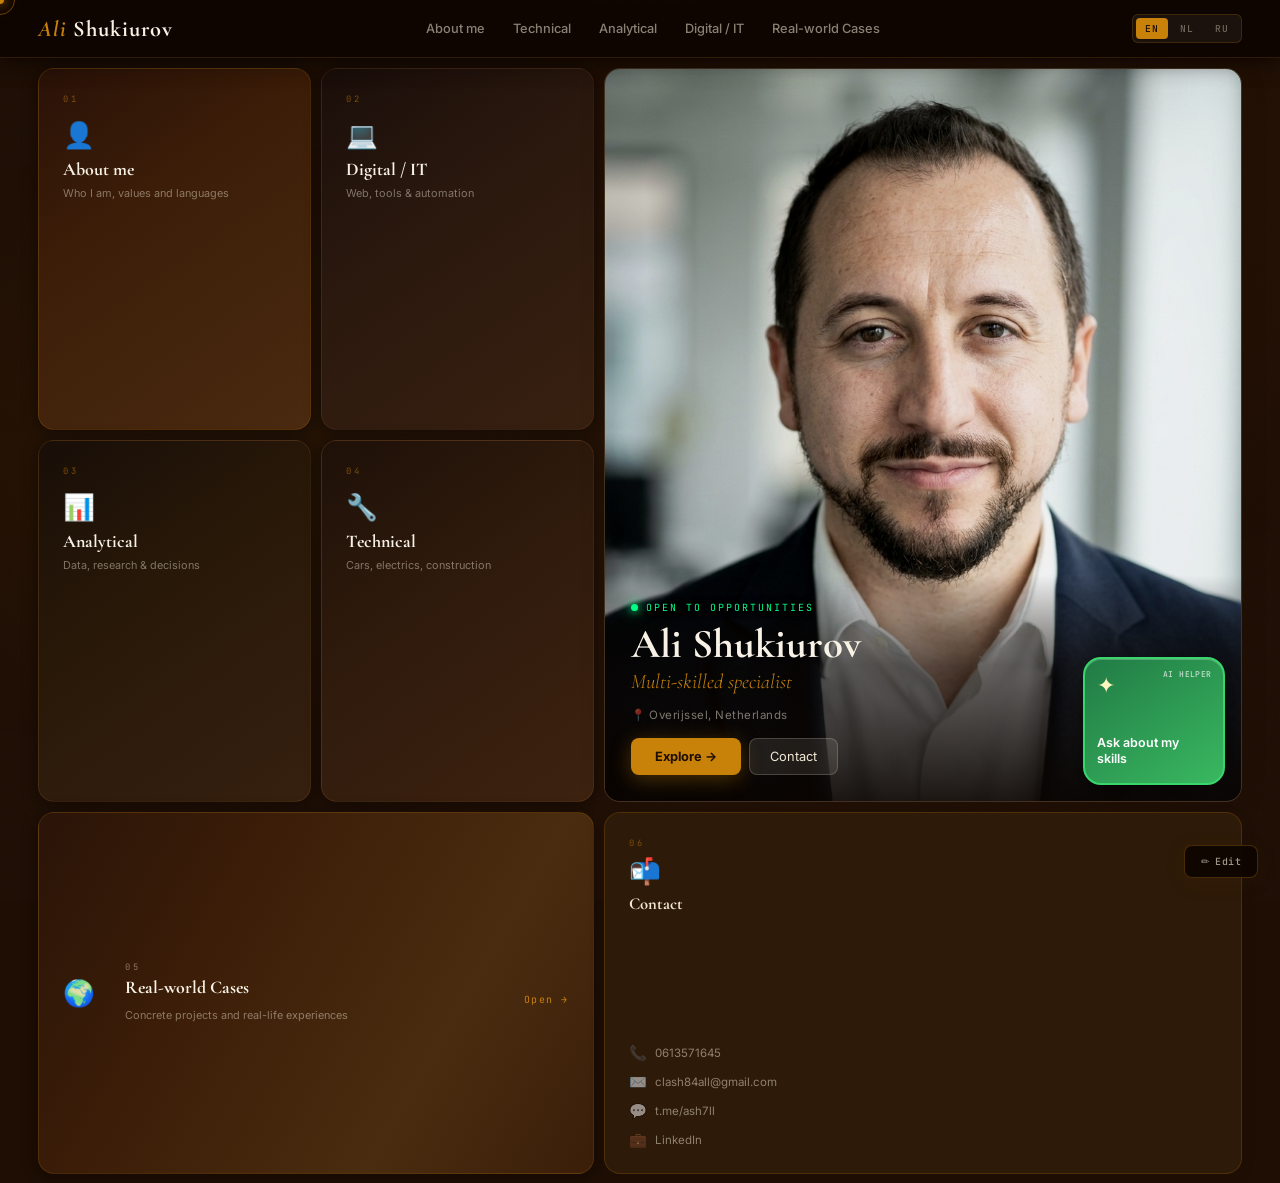
<file: index.html>
<!DOCTYPE html>
<html lang="en">
<head>
<meta charset="UTF-8">
<meta name="viewport" content="width=device-width, initial-scale=1.0">
<title>Ali Shukiurov</title>
<link rel="preconnect" href="https://fonts.googleapis.com">
<link href="https://fonts.googleapis.com/css2?family=Cormorant+Garamond:ital,wght@0,300;0,600;0,700;1,300;1,700&family=Inter:wght@300;400;500;600&family=JetBrains+Mono:wght@400;500&display=swap" rel="stylesheet">

<!-- ── STYLES (order matters) ── -->
<link rel="stylesheet" href="css/main.css">
<link rel="stylesheet" href="css/nav.css">
<link rel="stylesheet" href="css/bento.css">
<link rel="stylesheet" href="css/pages.css">
<link rel="stylesheet" href="css/responsive.css">
<link rel="stylesheet" href="css/chat.css">
</head>
<body>

<!-- Cursor elements -->
<div id="cur"></div>
<div id="cur2"></div>

<!--
  ╔══════════════════════════════════════════════════╗
  ║  PAGE STRUCTURE                                  ║
  ║                                                  ║
  ║  pages/nav.html        — top navigation bar      ║
  ║  pages/home.html       — bento dashboard         ║
  ║  pages/about.html      — about me section        ║
  ║  pages/technical.html  — technical skills        ║
  ║  pages/cars.html       — car repair subsection   ║
  ║  pages/analytical.html — analytical skills       ║
  ║  pages/digital.html    — digital / IT skills     ║
  ║  pages/cases.html      — real-world cases        ║
  ║  pages/detail.html     — detail view + edit fab  ║
  ║                                                  ║
  ║  NOTE: In a local file:// environment the        ║
  ║  browser cannot load external HTML partials.     ║
  ║  All page HTML is included inline below.         ║
  ║  Edit the content in pages/*.html files and      ║
  ║  copy the updated section back here.             ║
  ╚══════════════════════════════════════════════════╝
-->

<!-- ════════════════════════════════════
     NAV  (edit in pages/nav.html)
════════════════════════════════════ -->
<nav>
  <div class="nav-in">
    <div class="logo"><em>Ali</em> Shukiurov</div>
    <div class="nav-links">
      <button class="nl" onclick="go('about')"      data-t="b1">About me</button>
      <button class="nl" onclick="go('technical')"  data-t="b2">Technical</button>
      <button class="nl" onclick="go('analytical')" data-t="b3">Analytical</button>
      <button class="nl" onclick="go('digital')"    data-t="b4">Digital / IT</button>
      <button class="nl" onclick="go('cases')"      data-t="b5">Cases</button>
    </div>
    <div class="nav-r">
      <div class="lbox">
        <button class="lb on" onclick="setLang('en')">EN</button>
        <button class="lb"    onclick="setLang('nl')">NL</button>
        <button class="lb"    onclick="setLang('ru')">RU</button>
      </div>
      <button class="burger" id="burgerBtn" onclick="toggleDrawer()">☰</button>
    </div>
  </div>
</nav>

<div class="drawer" id="drawer">
  <button class="nl" onclick="go('about')"      data-t="b1">About me</button>
  <button class="nl" onclick="go('technical')"  data-t="b2">Technical</button>
  <button class="nl" onclick="go('analytical')" data-t="b3">Analytical</button>
  <button class="nl" onclick="go('digital')"    data-t="b4">Digital / IT</button>
  <button class="nl" onclick="go('cases')"      data-t="b5">Cases</button>
</div>

<!-- ════════════════════════════════════
     HOME  (edit in pages/home.html)
════════════════════════════════════ -->
<div id="view-home" class="view active">
<div class="bento">

  <div class="cell c-about" onclick="go('about')">
    <div class="sc-pad">
      <div class="sc-n">01</div>
      <div class="sc-ico">👤</div>
      <div class="sc-ttl" data-t="b1">About me</div>
      <div class="sc-dsc" data-t="b1d">Who I am, values and languages</div>
      <div class="sc-cta" data-t="openArr">Open →</div>
    </div>
  </div>

  <div class="cell c-dig" onclick="go('digital')">
    <div class="sc-pad">
      <div class="sc-n">02</div>
      <div class="sc-ico">💻</div>
      <div class="sc-ttl" data-t="b4">Digital / IT</div>
      <div class="sc-dsc" data-t="b4d">Web, tools & automation</div>
      <div class="sc-cta" data-t="openArr">Open →</div>
    </div>
  </div>

  <div class="cell c-anal" onclick="go('analytical')">
    <div class="sc-pad">
      <div class="sc-n">03</div>
      <div class="sc-ico">📊</div>
      <div class="sc-ttl" data-t="b3">Analytical</div>
      <div class="sc-dsc" data-t="b3d">Data, research & decisions</div>
      <div class="sc-cta" data-t="openArr">Open →</div>
    </div>
  </div>

  <div class="cell c-tech" onclick="go('technical')">
    <div class="sc-pad">
      <div class="sc-n">04</div>
      <div class="sc-ico">🔧</div>
      <div class="sc-ttl" data-t="b2">Technical</div>
      <div class="sc-dsc" data-t="b2d">Cars, electrics, construction</div>
      <div class="sc-cta" data-t="openArr">Open →</div>
    </div>
  </div>

  <div class="cell c-cases" onclick="go('cases')">
    <div class="sc-pad">
      <div class="sc-ico" style="flex-shrink:0">🌍</div>
      <div class="sc-info">
        <div class="sc-n">05</div>
        <div class="sc-ttl" data-t="b5">Real-world Cases</div>
        <div class="sc-dsc" data-t="b5d">Concrete projects and real-life experiences</div>
      </div>
      <div class="sc-cta" data-t="openArr" style="opacity:1;transform:none;flex-shrink:0">Open →</div>
    </div>
  </div>

  <!-- PHOTO — replace src with your photo path e.g. src="images/ali.jpg" -->
  <div class="cell c-photo">
    <img
      src="images/Ali.jpg"
      alt="Ali Shukiurov"
    >
    <div class="photo-overlay fu">
      <div class="po-tag"><span class="po-dot"></span><span data-t="status">Open to opportunities</span></div>
      <div class="po-name">Ali Shukiurov</div>
      <div class="po-sub" data-t="tagline">Multi-skilled specialist</div>
      <div class="po-loc">📍 Overijssel, Netherlands</div>
      <div class="po-btns">
        <button class="btn-a" onclick="go('about')" data-t="heroBtn1">Explore →</button>
        <button class="btn-b" onclick="scrollCont()" data-t="heroBtn2">Contact</button>
      </div>
    </div>
  </div>

  <div class="cell c-cont" id="contCell">
    <div class="cont-inner">
      <div>
        <div class="sc-n" style="color:rgba(200,130,10,.5)">06</div>
        <div class="sc-ico" style="margin-top:6px">📬</div>
        <div class="sc-ttl" style="color:var(--b1);font-family:'Cormorant Garamond',serif;font-size:clamp(.95rem,1.3vw,1.35rem);font-weight:700;margin-bottom:4px" data-t="b6">Contact</div>
      </div>
      <div class="clinks">
        <a class="cl" href="tel:0613571645"><span class="cl-ic">📞</span><span>0613571645</span></a>
        <a class="cl" href="mailto:clash84all@gmail.com"><span class="cl-ic">✉️</span><span>clash84all@gmail.com</span></a>
        <a class="cl" href="https://t.me/ash7ll" target="_blank" rel="noopener"><span class="cl-ic">💬</span><span>t.me/ash7ll</span></a>
        <a class="cl" href="https://www.linkedin.com/in/725198263/" target="_blank" rel="noopener"><span class="cl-ic">💼</span><span>LinkedIn</span></a>
      </div>
    </div>
  </div>

</div><!-- /bento -->
</div><!-- /view-home -->

<!-- ════════════════════════════════════
     ABOUT  (edit in pages/about.html)
════════════════════════════════════ -->
<div id="view-about" class="view">
  <div class="sv-hd"><div class="w"><button class="back" onclick="goHome()">← <span data-t="back">Back</span></button><div><div class="sv-eye">01</div><div class="sv-ttl" data-t="b1">About me</div></div></div></div>
  <div class="sv-body"><div class="w">
    <div class="about-grid">
      <div class="info-card fu" style="grid-column:1/-1;transition-delay:.05s">
        <div class="ic-head"><div class="ic-ico">👤</div><div><div class="ic-title" data-t="ic_about_title">About me</div><div class="ic-sub">Ali Shukiurov · Goor, Netherlands</div></div></div>
        <div class="ic-body">
          <p data-t="ab_p1">My name is Ali Shukiurov. I live in Bentelo, Netherlands.</p>
          <p data-t="ab_p2">I have an analytical mindset and broad practical experience in technical, administrative, and digital tasks. I quickly understand new systems, find solutions in non-standard situations, and independently learn new tools and technologies..</p>
          <p data-t="ab_p3">My experience includes::</p>
          <ul class="ic-list">
            <li data-t="ab_li1">working with administrative processes and digital systems</li>
            <li data-t="ab_li2">analysing information and finding optimal solutions</li>
            <li data-t="ab_li3">working with IT tools and web technologies</li>
            <li data-t="ab_li4">automation and exploring modern AI tools</li>
            <li data-t="ab_li5">technical tasks, maintenance, and practical problem-solving</li>
          </ul>
          <p data-t="ab_p4">Currently, I am developing my skills in IT, data analytics, and process digitalisation. I am interested in tasks where responsibility, independence, the ability to learn quickly, and effective problem-solving are valued.</p>
        </div>
      </div>
      <div class="info-card fu" style="transition-delay:.1s">
        <div class="ic-head"><div class="ic-ico">🌱</div><div><div class="ic-title" data-t="ic_journey_title">My journey</div><div class="ic-sub" data-t="ic_journey_sub">Background</div></div></div>
        <div class="ic-body">
          <p data-t="jn_p1">My journey has been defined by continuous learning, self-development and finding solutions across many different fields.</p>
          <p data-t="jn_p2">After moving to the Netherlands I continue to develop myself, study Dutch, learn local systems and gradually build a career in the office, analytical and IT field.</p>
          <p data-t="jn_p3">I am used to independently figuring out new tasks, adapting quickly and delivering results.</p>
        </div>
      </div>
      <div class="info-card fu" style="transition-delay:.12s">
        <div class="ic-head"><div class="ic-ico">⚡</div><div><div class="ic-title" data-t="ic_strengths_title">Strengths</div><div class="ic-sub" data-t="ic_strengths_sub">Key strengths</div></div></div>
        <div class="ic-body">
          <div style="display:flex;flex-direction:column;gap:8px">
            <div class="ic-strength-row"><span class="ic-str-ico">🧠</span><span class="ic-str-txt" data-t="str1">Analytical thinking</span></div>
            <div class="ic-strength-row"><span class="ic-str-ico">🎯</span><span class="ic-str-txt" data-t="str2">High level of independence</span></div>
            <div class="ic-strength-row"><span class="ic-str-ico">⚡</span><span class="ic-str-txt" data-t="str3">Ability to learn quickly</span></div>
            <div class="ic-strength-row"><span class="ic-str-ico">🔍</span><span class="ic-str-txt" data-t="str4">Attention to detail</span></div>
            <div class="ic-strength-row"><span class="ic-str-ico">💡</span><span class="ic-str-txt" data-t="str5">Finding effective solutions</span></div>
            <div class="ic-strength-row"><span class="ic-str-ico">⚙️</span><span class="ic-str-txt" data-t="str6">Technical understanding of processes</span></div>
          </div>
        </div>
      </div>
      <div class="info-card fu" style="transition-delay:.14s">
        <div class="ic-head"><div class="ic-ico">🎯</div><div><div class="ic-title" data-t="ic_values_title">Values</div><div class="ic-sub" data-t="ic_values_sub">What I stand for</div></div></div>
        <div class="ic-body">
          <ul class="ic-list">
            <li data-t="val1">Responsibility and reliability</li>
            <li data-t="val2">Continuous development and learning</li>
            <li data-t="val3">Honesty and respect</li>
            <li data-t="val4">Attention to detail</li>
            <li data-t="val5">Practical approach to problem-solving</li>
            <li data-t="val6">Independence</li>
            <li data-t="val7">Calmness and rationality in difficult situations</li>
          </ul>
        </div>
      </div>
      <div class="info-card fu" style="transition-delay:.16s">
        <div class="ic-head"><div class="ic-ico">💡</div><div><div class="ic-title" data-t="ic_interests_title">Interests</div><div class="ic-sub" data-t="ic_interests_sub">What I enjoy</div></div></div>
        <div class="ic-body">
          <div class="ic-tags">
            <span class="ic-tag" data-t="int1">💻 Technology & IT</span>
            <span class="ic-tag" data-t="int2">🌐 Web development</span>
            <span class="ic-tag" data-t="int3">📊 Analytics</span>
            <span class="ic-tag" data-t="int4">🗣️ Language learning</span>
            <span class="ic-tag" data-t="int5">⚙️ Engineering tasks</span>
            <span class="ic-tag" data-t="int6">🚗 Cars & repair</span>
            <span class="ic-tag" data-t="int7">📈 Self-development</span>
          </div>
        </div>
      </div>
      <div class="info-card fu" style="transition-delay:.18s">
        <div class="ic-head"><div class="ic-ico">🗣️</div><div><div class="ic-title" data-t="ic_languages_title">Languages</div><div class="ic-sub" data-t="ic_languages_sub">Languages I speak</div></div></div>
        <div class="ic-body">
          <div class="ic-lang-row"><span class="ic-flag">🇷🇺</span><span class="ic-lang-name" data-t="lname1">Russian</span><span class="ic-lang-level" data-t="lng1">Native</span></div>
          <div class="ic-lang-row"><span class="ic-flag">🇺🇦</span><span class="ic-lang-name" data-t="lname2">Ukrainian</span><span class="ic-lang-level" data-t="lng2">Fluent</span></div>
          <div class="ic-lang-row"><span class="ic-flag">🇳🇱</span><span class="ic-lang-name" data-t="lname3">Dutch</span><span class="ic-lang-level" data-t="lng3">A2, actively learning</span></div>
          <div class="ic-lang-row"><span class="ic-flag">ᴇɴ</span><span class="ic-lang-name" data-t="lname4">English</span><span class="ic-lang-level" data-t="lng4">Basic working level</span></div>
        </div>
      </div>
    </div>
  </div></div>
  <div class="pg-foot"><div class="w"><div class="pf-lbl" data-t="contactLbl">Contact</div><div class="pf-links"><a class="pf-a" href="tel:0613571645">📞 0613571645</a><a class="pf-a" href="mailto:clash84all@gmail.com">✉️ clash84all@gmail.com</a></div></div></div>
</div>

<!-- ════════════════════════════════════
     TECHNICAL  (edit in pages/technical.html)
════════════════════════════════════ -->
<div id="view-technical" class="view">
  <div class="sv-hd"><div class="w"><button class="back" onclick="goHome()">← <span data-t="back">Back</span></button><div><div class="sv-eye">02</div><div class="sv-ttl" data-t="b2">Technical & Hands-on</div></div></div></div>
  <div class="sv-body"><div class="w"><div class="sub-grid">
    <div class="subcard fu" onclick="go('cars')"><span class="si">🚗</span><h4 data-t="sc_cars">Car repair</h4><p data-t="sc_cars_d">Diagnostics, replacement, servicing</p><span class="so">Open →</span></div>
    <div class="subcard fu" onclick="det('electric')"     style="transition-delay:.05s"><span class="si">⚡</span><h4 data-t="sc_elec">Electrical</h4><p data-t="sc_elec_d">Installation, diagnostics, repair</p><span class="so">Open →</span></div>
    <div class="subcard fu" onclick="det('construction')" style="transition-delay:.1s"><span class="si">🏗️</span><h4 data-t="sc_const">Construction</h4><p data-t="sc_const_d">Finishing, building, renovation</p><span class="so">Open →</span></div>
    <div class="subcard fu" onclick="det('other_tech')"   style="transition-delay:.15s"><span class="si">🛠️</span><h4 data-t="sc_oth">Other skills</h4><p data-t="sc_oth_d">Further technical competencies</p><span class="so">Open →</span></div>
  </div></div></div>
  <div class="pg-foot"><div class="w"><div class="pf-lbl" data-t="contactLbl">Contact</div><div class="pf-links"><a class="pf-a" href="tel:0613571645">📞 0613571645</a></div></div></div>
</div>

<!-- ════════════════════════════════════
     CARS  (edit in pages/cars.html)
════════════════════════════════════ -->
<div id="view-cars" class="view">
  <div class="sv-hd"><div class="w"><button class="back" onclick="go('technical')">← <span data-t="back">Back</span></button><div><div class="sv-eye">02 › 🚗</div><div class="sv-ttl" data-t="sc_cars">Car repair</div></div></div></div>
  <div class="sv-body"><div class="w"><div class="sub-grid" id="carsGrid"></div></div></div>
  <div class="pg-foot"><div class="w"><div class="pf-lbl" data-t="contactLbl">Contact</div><div class="pf-links"><a class="pf-a" href="tel:0613571645">📞 0613571645</a></div></div></div>
</div>

<!-- ════════════════════════════════════
     ANALYTICAL  (edit in pages/analytical.html)
════════════════════════════════════ -->
<div id="view-analytical" class="view">
  <div class="sv-hd"><div class="w"><button class="back" onclick="goHome()">← <span data-t="back">Back</span></button><div><div class="sv-eye">03</div><div class="sv-ttl" data-t="b3">Analytical Skills</div></div></div></div>
  <div class="sv-body"><div class="w"><div class="sub-grid">
    <div class="subcard fu" onclick="det('data_analysis')"><span class="si">📈</span><h4 data-t="sc_da">Data analysis</h4><p data-t="sc_da_d">Excel, spreadsheets, visualisation</p><span class="so">Open →</span></div>
    <div class="subcard fu" onclick="det('problem_solving')" style="transition-delay:.1s"><span class="si">🧩</span><h4 data-t="sc_ps">Problem solving</h4><p data-t="sc_ps_d">Structured approach to challenges</p><span class="so">Open →</span></div>
  </div></div></div>
  <div class="pg-foot"><div class="w"><div class="pf-lbl" data-t="contactLbl">Contact</div><div class="pf-links"><a class="pf-a" href="tel:0613571645">📞 0613571645</a></div></div></div>
</div>

<!-- ════════════════════════════════════
     DIGITAL  (edit in pages/digital.html)
════════════════════════════════════ -->
<div id="view-digital" class="view">
  <div class="sv-hd"><div class="w"><button class="back" onclick="goHome()">← <span data-t="back">Back</span></button><div><div class="sv-eye">04</div><div class="sv-ttl" data-t="b4">Digital / IT Skills</div></div></div></div>
  <div class="sv-body"><div class="w"><div class="sub-grid">
    <div class="subcard fu" onclick="det('web')">       <span class="si">🌐</span><h4 data-t="sc_web">Web & dev</h4><p data-t="sc_web_d">HTML, CSS, JS, frontend basics</p><span class="so">Open →</span></div>
    <div class="subcard fu" onclick="det('automation')" style="transition-delay:.1s"><span class="si">🤖</span><h4 data-t="sc_aut">Automation</h4><p data-t="sc_aut_d">Scripts, Zapier, Make, bots</p><span class="so">Open →</span></div>
  </div></div></div>
  <div class="pg-foot"><div class="w"><div class="pf-lbl" data-t="contactLbl">Contact</div><div class="pf-links"><a class="pf-a" href="tel:0613571645">📞 0613571645</a></div></div></div>
</div>

<!-- ════════════════════════════════════
     CASES  (edit in pages/cases.html)
════════════════════════════════════ -->
<div id="view-cases" class="view">
  <div class="sv-hd"><div class="w"><button class="back" onclick="goHome()">← <span data-t="back">Back</span></button><div><div class="sv-eye">05</div><div class="sv-ttl" data-t="b5">Real-world Cases</div></div></div></div>
  <div class="sv-body"><div class="w"><div class="sub-grid">
    <div class="subcard fu" onclick="det('case1')"><span class="si">🔧</span><h4 data-t="sc_c1">Case 1</h4><p data-t="sc_c1_d">Add your case description</p><span class="so">Open →</span></div>
    <div class="subcard fu" onclick="det('case2')" style="transition-delay:.05s"><span class="si">🚀</span><h4 data-t="sc_c2">Case 2</h4><p data-t="sc_c2_d">Add your case description</p><span class="so">Open →</span></div>
    <div class="subcard fu" onclick="det('case3')" style="transition-delay:.1s"><span class="si">💼</span><h4 data-t="sc_c3">Case 3</h4><p data-t="sc_c3_d">Add your case description</p><span class="so">Open →</span></div>
    <div class="subcard fu" onclick="det('case4')" style="transition-delay:.15s"><span class="si">🌟</span><h4 data-t="sc_c4">Case 4</h4><p data-t="sc_c4_d">Add your case description</p><span class="so">Open →</span></div>
  </div></div></div>
  <div class="pg-foot"><div class="w"><div class="pf-lbl" data-t="contactLbl">Contact</div><div class="pf-links"><a class="pf-a" href="tel:0613571645">📞 0613571645</a></div></div></div>
</div>

<!-- ════════════════════════════════════
     DETAIL VIEW  (edit in pages/detail.html)
════════════════════════════════════ -->
<div id="view-detail" class="view">
  <div class="sv-hd"><div class="w"><button class="back" id="detBack">← <span data-t="back">Back</span></button><div><div class="sv-eye" id="detEye"></div><div class="sv-ttl" id="detTitle"></div></div></div></div>
  <div class="det-body"><div class="w">
    <div class="det-box"><p class="det-txt" id="detTxt" contenteditable="false"></p></div>
    <div class="det-box" id="detToolsBox" style="display:none"><div class="det-lbl" data-t="tlbl">Tools & Materials</div><div class="chips" id="detChips"></div></div>
    <div class="det-box"><div class="det-lbl" data-t="plbl">Photos</div><div class="mosaic" id="detPhotos"></div></div>
  </div></div>
  <div class="pg-foot"><div class="w"><div class="pf-lbl" data-t="contactLbl">Contact</div><div class="pf-links"><a class="pf-a" href="tel:0613571645">📞 0613571645</a><a class="pf-a" href="mailto:clash84all@gmail.com">✉️ clash84all@gmail.com</a></div></div></div>
</div>

<!-- EDIT FAB -->
<button class="efab" id="editFab" onclick="toggleEdit()"><span id="efIco">✏</span><span data-t="editBtn">Edit</span></button>

<!-- ── SCRIPTS (order matters) ── -->
<script src="js/cursor.js"></script>
<script src="js/translations.js"></script>
<script src="js/data.js"></script>
<script src="js/chat.js"></script>
<script src="js/app.js"></script>

</body>
</html>
</file>
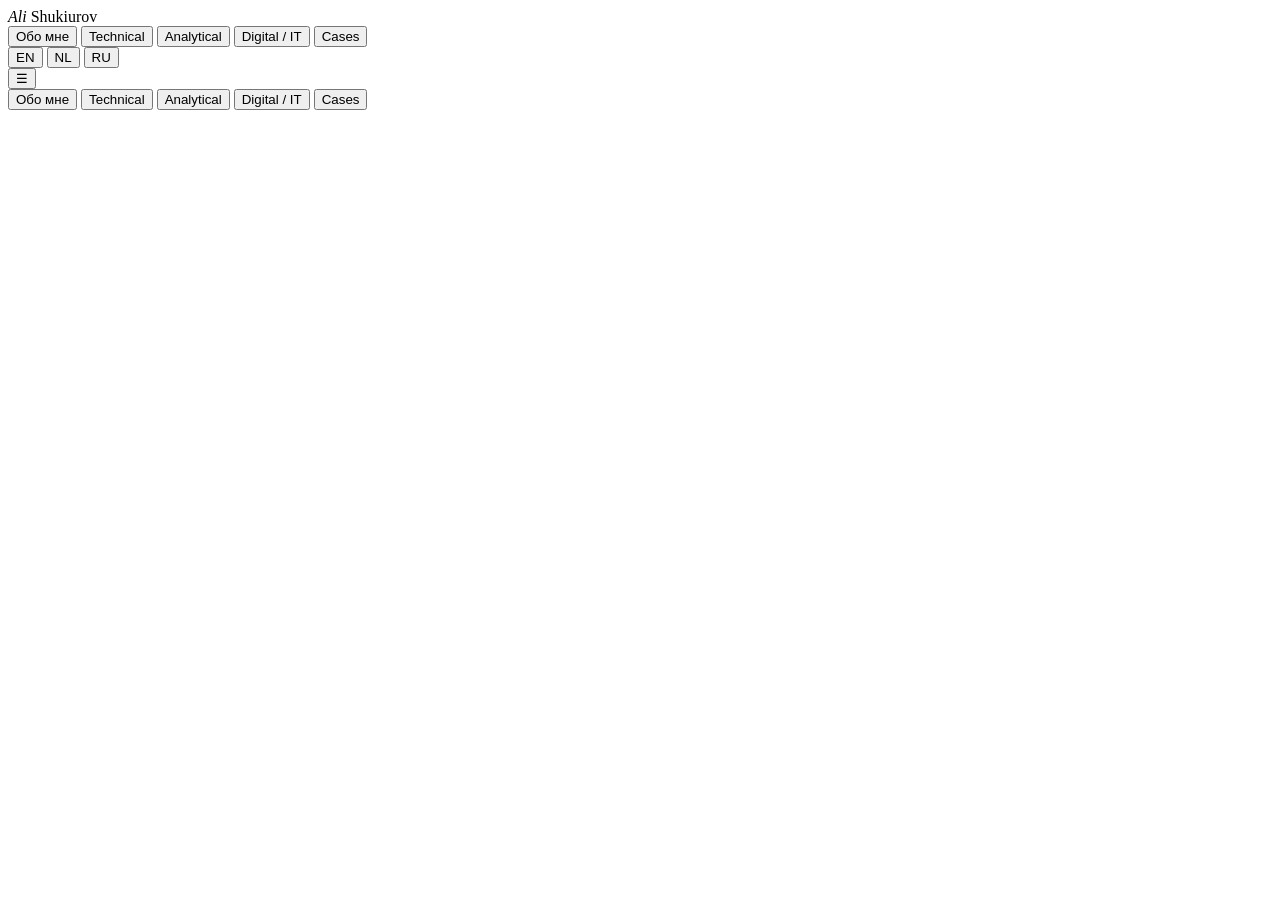
<file: pages/nav.html>
<!-- ═══ NAV BAR + MOBILE DRAWER ═══ -->

</head>
<body>
<div id="cur"></div><div id="cur2"></div>

<!-- NAV -->
<nav>
  <div class="nav-in">
    <div class="logo"><em>Ali</em> Shukiurov</div>
    <div class="nav-links">
      <button class="nl" onclick="go('about')"      data-t="b1">Обо мне</button>
      <button class="nl" onclick="go('technical')"  data-t="b2">Technical</button>
      <button class="nl" onclick="go('analytical')" data-t="b3">Analytical</button>
      <button class="nl" onclick="go('digital')"    data-t="b4">Digital / IT</button>
      <button class="nl" onclick="go('cases')"      data-t="b5">Cases</button>
    </div>
    <div class="nav-r">
      <div class="lbox">
        <button class="lb on" onclick="setLang('en')">EN</button>
        <button class="lb"    onclick="setLang('nl')">NL</button>
        <button class="lb"    onclick="setLang('ru')">RU</button>
      </div>
      <button class="burger" id="burgerBtn" onclick="toggleDrawer()">☰</button>
    </div>
  </div>
</nav>

<div class="drawer" id="drawer">
  <button class="nl" onclick="go('about')"      data-t="b1">Обо мне</button>
  <button class="nl" onclick="go('technical')"  data-t="b2">Technical</button>
  <button class="nl" onclick="go('analytical')" data-t="b3">Analytical</button>
  <button class="nl" onclick="go('digital')"    data-t="b4">Digital / IT</button>
  <button class="nl" onclick="go('cases')"      data-t="b5">Cases</button>
</div>
</file>
<file: css/main.css>
/* Variables, body, texture, cursor */

/* ─────────────────────────────────────
   ALI SHUKIUROV  ·  Chocolate & Beige
───────────────────────────────────── */
:root{
  /* BEIGE side */
  --b0: #f8f2e6;   /* lightest beige — page bg */
  --b1: #f0e8d5;   /* card face */
  --b2: #e4d8c0;   /* subtle surface */
  --b3: #d0c0a0;   /* borders */
  --b4: #b89c78;   /* caramel mid */

  /* CHOCOLATE side */
  --c0: #1e0e04;   /* deepest */
  --c1: #2e1a08;   /* dark choc */
  --c2: #4a2c10;   /* medium choc */
  --c3: #6b4020;   /* milk choc */
  --c4: #8c5c32;   /* light choc / accent */

  /* ACCENT — rich gold-amber on dark, choc on light */
  --acc: #c8820a;   /* amber gold */
  --acc2:#a06010;   /* deeper amber */

  /* TEXT */
  --t-dark: #1e0e04;
  --t-mid:  #4a2c10;
  --t-soft: #7a5030;
  --t-pale: #b89c78;

  /* CARD GLOW */
  --glow-c: rgba(200,130,10,.18);
  --glow-b: rgba(180,156,120,.15);

  --nav-h: 58px;
  --W: 1380px;
  --gap: 10px;
  --r: 16px;
  --pad: clamp(14px,3vw,48px);
}

*,*::before,*::after{box-sizing:border-box;margin:0;padding:0}
html{scroll-behavior:smooth}
body{
  background:var(--c0);
  color:var(--b1);
  font-family:'Inter',sans-serif;
  min-height:100vh;
  overflow-x:hidden;
  cursor:none;
}

/* Paper grain */
body::before{
  content:'';position:fixed;inset:0;z-index:0;pointer-events:none;
  background-image:url("data:image/svg+xml,%3Csvg xmlns='http://www.w3.org/2000/svg' width='256' height='256'%3E%3Cfilter id='n'%3E%3CfeTurbulence type='fractalNoise' baseFrequency='0.72' numOctaves='4' stitchTiles='stitch'/%3E%3C/filter%3E%3Crect width='256' height='256' filter='url(%23n)' opacity='0.04'/%3E%3C/svg%3E");
  opacity:.55;
}

/* ── CURSOR — glowing dot + ring ── */
#cur{
  position:fixed;z-index:9999;pointer-events:none;
  width:8px;height:8px;border-radius:50%;
  background:var(--acc);
  box-shadow:0 0 12px var(--acc), 0 0 24px rgba(200,130,10,.4);
  transform:translate(-50%,-50%);
}
#cur2{
  position:fixed;z-index:9998;pointer-events:none;
  width:30px;height:30px;border-radius:50%;
  border:1.5px solid rgba(200,130,10,.5);
  transform:translate(-50%,-50%);
  transition:width .15s,height .15s;
}
body:has(.cell:hover) #cur2{width:48px;height:48px}
body:has(button:hover) #cur{box-shadow:0 0 18px var(--acc),0 0 36px rgba(200,130,10,.6)}
@media(max-width:600px){#cur,#cur2{display:none}body{cursor:auto}}

::-webkit-scrollbar{width:3px}
::-webkit-scrollbar-track{background:var(--b2)}
::-webkit-scrollbar-thumb{background:var(--c3);border-radius:2px}
</file>
<file: css/nav.css>
/* Nav bar + mobile drawer */

/* ─────────────── NAV ─────────────── */
nav{
  position:fixed;top:0;left:0;right:0;z-index:500;
  height:var(--nav-h);
  display:flex;align-items:center;justify-content:center;
  background:rgba(15,6,0,.97);
  backdrop-filter:blur(20px);
  -webkit-backdrop-filter:blur(20px);
  border-bottom:1px solid rgba(200,130,10,.18);
  box-shadow:0 2px 24px rgba(0,0,0,.6);
}
.nav-in{
  width:100%;max-width:var(--W);padding:0 var(--pad);
  display:flex;align-items:center;justify-content:space-between;
}
.logo{
  font-family:'Cormorant Garamond',serif;
  font-size:1.4rem;font-weight:700;letter-spacing:1px;
  color:var(--b0);
}
.logo em{font-style:italic;color:var(--acc)}

.nav-links{display:flex;gap:2px}
.nl{
  background:none;border:none;color:rgba(240,232,213,.55);
  font-family:'Inter',sans-serif;font-size:.8rem;font-weight:500;
  padding:7px 13px;border-radius:6px;cursor:none;transition:color .2s,background .2s;
}
.nl:hover{color:var(--b0);background:rgba(240,232,213,.08)}

.nav-r{display:flex;align-items:center;gap:8px}
.lbox{
  display:flex;gap:3px;padding:3px;
  background:rgba(240,232,213,.06);
  border:1px solid rgba(200,130,10,.2);border-radius:6px;
}
.lb{
  background:none;border:none;color:rgba(240,232,213,.4);
  font-family:'JetBrains Mono',monospace;
  font-size:.6rem;font-weight:500;letter-spacing:1px;
  padding:4px 9px;border-radius:4px;cursor:none;transition:.2s;
}
.lb.on{background:var(--acc);color:var(--c0)}
.lb:hover:not(.on){color:var(--b0)}

.burger{
  display:none;background:rgba(240,232,213,.06);
  border:1px solid rgba(200,130,10,.2);color:rgba(240,232,213,.6);
  width:36px;height:36px;border-radius:6px;
  font-size:1rem;cursor:none;align-items:center;justify-content:center;transition:.2s;
}
.burger:hover{border-color:var(--acc);color:var(--b0)}

/* Drawer */
.drawer{
  position:fixed;top:var(--nav-h);left:0;right:0;z-index:490;
  background:rgba(15,6,0,.99);backdrop-filter:blur(20px);
  border-bottom:1px solid rgba(200,130,10,.18);
  box-shadow:0 8px 30px rgba(0,0,0,.7);
  display:flex;flex-direction:column;gap:2px;padding:10px 16px 16px;
  transform:translateY(-110%);transition:transform .3s cubic-bezier(.4,0,.2,1);
}
.drawer.open{transform:translateY(0)}
.drawer .nl{font-size:.9rem;padding:12px 16px;border-radius:8px;color:rgba(240,232,213,.55)}
</file>
<file: css/bento.css>
/* Home bento grid + cards + animations */

/* ─────────────── VIEWS ─────────────── */
.view{display:none;min-height:100vh;padding-top:var(--nav-h);flex-direction:column;position:relative;z-index:1}
.view.active{display:flex}

/* ══════════════════════════════════════════
   BENTO GRID
   Left  cols 1-3: hero + 4 sections + cases
   Right cols 4-5: photo + contact
══════════════════════════════════════════ */
.bento{
  flex:1;
  display:grid;
  gap:var(--gap);
  padding:var(--gap) var(--pad) var(--gap);
  /* 4 cols: sections left (1-2), photo right (3-4) */
  grid-template-columns:1fr 1fr 1fr 1.3fr;
  grid-template-rows:1fr 1fr 1fr;
  min-height:calc(100vh - var(--nav-h));
  max-width:var(--W);width:100%;margin:0 auto;
}

/* ── Positions (no hero cell) ── */
.c-about {grid-column:1; grid-row:1}
.c-tech  {grid-column:2; grid-row:2}
.c-anal  {grid-column:1; grid-row:2}
.c-dig   {grid-column:2; grid-row:1}
.c-cases {grid-column:1/3;grid-row:3}     /* wide bottom left */
.c-photo {grid-column:3/5;grid-row:1/3}   /* RIGHT tall — holds name+photo */
.c-cont  {grid-column:3/5;grid-row:3}     /* RIGHT bottom */

/* ── Card base ── */
.cell{
  border-radius:var(--r);
  border:1px solid rgba(180,156,120,.32);
  overflow:hidden;
  display:flex;flex-direction:column;
  position:relative;cursor:none;
  transition:transform .4s cubic-bezier(.34,1.5,.64,1),
             box-shadow .35s,border-color .3s;
}
.cell:hover{
  transform:scale(1.028) translateY(-4px);
  z-index:10;
}

/* ── Hero card — dark chocolate ── */
.c-hero{
  background:linear-gradient(160deg,var(--c1) 0%,var(--c0) 100%);
  border-color:rgba(200,130,10,.25);
}
.c-hero:hover{
  box-shadow:0 20px 56px rgba(30,14,4,.5),
             0 0 0 1px rgba(200,130,10,.35);
  border-color:rgba(200,130,10,.5);
}

/* hero inner glow */
.c-hero::after{
  content:'';position:absolute;
  top:-80px;right:-80px;width:280px;height:280px;border-radius:50%;
  background:radial-gradient(circle,rgba(200,130,10,.22),transparent 70%);
  pointer-events:none;
}

/* ═══ SECTION CARDS — gradients + animated backgrounds ═══ */

/* About — warm amber gradient */
.c-about{
  background:linear-gradient(145deg,#2a1208 0%,#3d1e08 40%,#4a2a10 100%);
  border-color:rgba(200,130,10,.2);
  box-shadow:0 2px 16px rgba(0,0,0,.45);
}
.c-about:hover{
  box-shadow:0 18px 52px rgba(200,130,10,.2),0 0 0 1px rgba(200,130,10,.3);
  border-color:rgba(200,130,10,.45);
  background:linear-gradient(145deg,#321408 0%,#4a2408 40%,#5c3214 100%);
}

/* Technical — deeper cooler brown */
.c-tech{
  background:linear-gradient(145deg,#1e1008 0%,#2e1a0c 40%,#3d2210 100%);
  border-color:rgba(140,92,50,.25);
  box-shadow:0 2px 16px rgba(0,0,0,.45);
}
.c-tech:hover{
  box-shadow:0 18px 52px rgba(140,92,50,.22),0 0 0 1px rgba(180,120,50,.35);
  border-color:rgba(180,120,60,.5);
  background:linear-gradient(145deg,#281408 0%,#3a2010 40%,#4e2c14 100%);
}

/* Analytical — cooler tones, subtle blue-brown */
.c-anal{
  background:linear-gradient(145deg,#180e08 0%,#281808 40%,#362010 100%);
  border-color:rgba(160,100,40,.2);
  box-shadow:0 2px 16px rgba(0,0,0,.45);
}
.c-anal:hover{
  box-shadow:0 18px 52px rgba(160,100,40,.2),0 0 0 1px rgba(200,130,10,.3);
  border-color:rgba(200,130,10,.4);
  background:linear-gradient(145deg,#201208 0%,#321c0a 40%,#42260e 100%);
}

/* Digital — slightly purple-brown */
.c-dig{
  background:linear-gradient(145deg,#1a0e0a 0%,#2a180e 40%,#382010 100%);
  border-color:rgba(140,80,50,.2);
  box-shadow:0 2px 16px rgba(0,0,0,.45);
}
.c-dig:hover{
  box-shadow:0 18px 52px rgba(180,100,50,.18),0 0 0 1px rgba(200,130,10,.28);
  border-color:rgba(200,120,50,.45);
  background:linear-gradient(145deg,#221210 0%,#341c10 40%,#462614 100%);
}

/* Cases — wide, richer gradient */
.c-cases{
  background:linear-gradient(120deg,#2a1408 0%,#3d1e08 35%,#4a2c10 70%,#3a1e08 100%);
  border-color:rgba(200,130,10,.18);
  box-shadow:0 2px 16px rgba(0,0,0,.4);
}
.c-cases:hover{
  box-shadow:0 18px 52px rgba(200,130,10,.22),0 0 0 1px rgba(200,130,10,.35);
  border-color:rgba(200,130,10,.5);
  background:linear-gradient(120deg,#341808 0%,#4e2608 35%,#5c3814 70%,#4a2808 100%);
}

/* ── SVG SCENE inside each card (revealed on hover) ── */
.card-scene{
  position:absolute;
  bottom:0;right:0;
  width:75%;height:70%;
  opacity:0;
  transition:opacity .45s ease, transform .45s ease;
  transform:translateY(10px) scale(.96);
  pointer-events:none;
  z-index:1;
}
.cell:hover .card-scene{opacity:1;transform:translateY(0) scale(1)}

/* Gradient glow pulse on hover */
.cell::after{
  content:'';position:absolute;
  bottom:-40px;right:-40px;
  width:180px;height:180px;border-radius:50%;
  background:radial-gradient(circle,var(--gc,rgba(200,130,10,.18)),transparent 70%);
  opacity:0;transition:opacity .4s,transform .5s;
  pointer-events:none;z-index:0;
}
.cell:hover::after{opacity:1;transform:scale(1.3)}
.c-about{--gc:rgba(200,130,10,.22)}
.c-tech {--gc:rgba(160,100,50,.25)}
.c-anal {--gc:rgba(180,120,60,.2)}
.c-dig  {--gc:rgba(140,80,50,.22)}
.c-cases{--gc:rgba(200,130,10,.2)}

/* ── Top accent glow line ── */
.c-about::before,.c-tech::before,.c-anal::before,.c-dig::before,.c-cases::before{
  content:'';position:absolute;top:0;left:0;right:0;height:2px;
  border-radius:var(--r) var(--r) 0 0;
  opacity:0;transition:opacity .35s;
}
.c-about::before{background:linear-gradient(90deg,var(--acc),transparent 70%)}
.c-tech::before {background:linear-gradient(90deg,#b06030,transparent 70%)}
.c-anal::before {background:linear-gradient(90deg,var(--acc2),transparent 70%)}
.c-dig::before  {background:linear-gradient(90deg,#a07840,transparent 70%)}
.c-cases::before{background:linear-gradient(90deg,var(--acc),var(--acc2),transparent 70%)}
.cell:hover::before{opacity:1}

/* ── Number badge float animation ── */
@keyframes floatUp{
  0%{transform:translateY(0)}50%{transform:translateY(-4px)}100%{transform:translateY(0)}
}
.cell:hover .sc-n{animation:floatUp 2s ease-in-out infinite;color:var(--acc)}

/* ── Icon pop animation ── */
@keyframes iconPop{
  0%{transform:scale(1)}40%{transform:scale(1.22)}70%{transform:scale(.96)}100%{transform:scale(1.08)}
}
.cell:hover .sc-ico{animation:iconPop .5s cubic-bezier(.34,1.56,.64,1) forwards}

/* ── Shimmer sweep ── */
.cell::before{
  content:'';position:absolute;
  top:0;left:-100%;width:45%;height:100%;
  background:linear-gradient(110deg,transparent,rgba(255,255,255,.04),transparent);
  transition:left .6s ease;
  z-index:1;pointer-events:none;
}
.cell:hover::before{left:160%}

/* ── Photo — deep frame ── */
.c-photo{
  background:var(--c0);
  border-color:rgba(180,156,120,.25);
  box-shadow:0 4px 24px rgba(30,14,4,.2);
}
.c-photo:hover{
  box-shadow:0 20px 60px rgba(30,14,4,.45);
  border-color:rgba(180,156,120,.5);
}
.c-photo img{
  width:100%;height:100%;
  object-fit:cover;object-position:center top;
  display:block;
  filter:contrast(1.04) brightness(.94) saturate(.88);
  mask-image:none;
  -webkit-mask-image:none;
  transition:transform .5s ease, filter .35s;
}
.c-photo:hover img{transform:scale(1.04);filter:contrast(1.06) brightness(.98) saturate(.95)}

/* ── Photo overlay — bottom panel with all info ── */
.photo-overlay{
  position:absolute;bottom:0;left:0;right:0;
  padding:clamp(16px,2.5vw,26px);
  z-index:3;
  background:linear-gradient(to top,rgba(10,4,0,.92) 0%,rgba(10,4,0,.6) 60%,transparent 100%);
  display:flex;flex-direction:column;justify-content:flex-end;
}
/* ── Текст «OPEN TO OPPORTUNITIES» ── */
.po-tag {
  display: inline-flex;
  align-items: center;
  gap: 8px;
  font-family: 'JetBrains Mono', monospace;
  font-size: .62rem;
  color: #00ff87;                  /* Яркий, сочный светло-салатовый цвет */
  letter-spacing: 2px;
  text-transform: uppercase;
  margin-bottom: 10px;
  
  /* Контурная тень, чтобы буквы не терялись на светлых участках фото */
  text-shadow: 0 1px 4px rgba(0, 0, 0, 0.9), 0 0 10px rgba(0, 0, 0, 0.7);
}

/* ── Салатовый мигающий индикатор ── */
.po-dot {
  width: 7px;
  height: 7px;
  border-radius: 50%;
  background: #00ff87;             /* Сердцевина кружка */
  
  /* Неоновое салатовое свечение */
  box-shadow: 0 0 8px #00ff87, 0 0 16px rgba(0, 255, 135, 0.8);
  
  animation: dp 2s infinite ease-in-out;
}

.po-name {
  font-family: 'Cormorant Garamond', serif;
  font-weight: 700;
  font-size: clamp(1.8rem, 3.2vw, 3rem);
  line-height: 1;
  color: var(--b0);
  margin-bottom: 4px;
  animation: slideUp .8s cubic-bezier(.16, 1, .3, 1) both;
}
.po-sub{
  font-family:'Cormorant Garamond',serif;font-weight:300;font-style:italic;
  font-size:clamp(1rem,1.6vw,1.4rem);color:var(--acc);
  margin-bottom:14px;
  animation:slideUp .8s cubic-bezier(.16,1,.3,1) .1s both;
}
.po-loc{font-size:.72rem;color:rgba(240,232,213,.5);margin-bottom:16px;letter-spacing:.5px}
.po-btns{display:flex;gap:8px;flex-wrap:wrap}



/* photo-badge replaced by photo-overlay */
@keyframes dp{0%,100%{opacity:1}50%{opacity:.2}}

/* ── Contact — darkest ── */
.c-cont{
  background:var(--c1);
  border-color:rgba(200,130,10,.2);
  box-shadow:0 2px 14px rgba(30,14,4,.2);
}
.c-cont:hover{
  box-shadow:0 16px 48px rgba(30,14,4,.5);
  border-color:rgba(200,130,10,.4);
}

/* ── HERO content ── */
.hero-inner{
  padding:clamp(18px,2.5vw,30px);
  display:flex;flex-direction:column;
  height:100%;justify-content:flex-end;
  position:relative;z-index:2;
}
.hero-wm{
  position:absolute;bottom:-12px;right:-6px;
  font-family:'Cormorant Garamond',serif;font-weight:700;
  font-size:clamp(72px,9vw,140px);
  color:transparent;
  -webkit-text-stroke:1.5px rgba(200,130,10,.12);
  line-height:1;user-select:none;pointer-events:none;
  white-space:nowrap;
}
.hero-tag{
  display:inline-flex;align-items:center;gap:7px;
  font-family:'JetBrains Mono',monospace;
  font-size:clamp(.56rem,.68vw,.68rem);
  color:var(--acc);letter-spacing:2px;text-transform:uppercase;
  background:rgba(200,130,10,.1);
  border:1px solid rgba(200,130,10,.25);
  padding:5px 12px;border-radius:20px;width:fit-content;
  margin-bottom:clamp(12px,2vh,20px);
}
.dp2{width:5px;height:5px;border-radius:50%;background:var(--acc);box-shadow:0 0 7px var(--acc);animation:dp 2s infinite}

.hero-name{
  font-family:'Cormorant Garamond',serif;font-weight:700;
  line-height:.9;margin-bottom:clamp(16px,2.5vh,26px);
}
.hn1{
  display:block;font-size:clamp(2.4rem,4.8vw,5.2rem);
  color:var(--b0);
  animation:slideUp .8s cubic-bezier(.16,1,.3,1) both;
}
.hn2{
  display:block;font-size:clamp(1.5rem,3vw,3.2rem);
  font-style:italic;font-weight:300;
  color:var(--acc);
  animation:slideUp .8s cubic-bezier(.16,1,.3,1) .12s both;
}
@keyframes slideUp{from{opacity:0;transform:translateY(18px)}to{opacity:1;transform:none}}

.hero-btns{display:flex;gap:10px;flex-wrap:wrap}
.btn-a{
  background:var(--acc);color:var(--c0);
  border:none;font-family:'Inter',sans-serif;
  font-size:.8rem;font-weight:700;
  padding:10px 24px;border-radius:8px;cursor:none;transition:.25s;
  box-shadow:0 4px 20px rgba(200,130,10,.35);
}
.btn-a:hover{background:#d99010;transform:translateY(-2px);box-shadow:0 8px 28px rgba(200,130,10,.5)}
.btn-b{
  background:rgba(240,232,213,.1);border:1px solid rgba(240,232,213,.2);
  color:var(--b1);font-family:'Inter',sans-serif;
  font-size:.8rem;font-weight:400;
  padding:10px 20px;border-radius:8px;cursor:none;transition:.25s;
}
.btn-b:hover{background:rgba(240,232,213,.18);border-color:rgba(240,232,213,.4)}

/* ── Section cell content ── */
.sc-pad{
  padding:clamp(16px,2vw,24px);
  display:flex;flex-direction:column;height:100%;
  position:relative;z-index:2;
}
.sc-n{
  font-family:'JetBrains Mono',monospace;
  font-size:.55rem;letter-spacing:3px;color:rgba(200,130,10,.55);
  margin-bottom:auto;
}
.sc-ico{font-size:clamp(1.6rem,2vw,2.2rem);margin:clamp(8px,1.5vh,14px) 0 clamp(6px,1vh,10px)}
.sc-ttl{
  font-family:'Cormorant Garamond',serif;
  font-size:clamp(1rem,1.4vw,1.45rem);font-weight:700;line-height:1.2;
  color:var(--b0);margin-bottom:5px;
}
.sc-dsc{
  font-size:clamp(.68rem,.78vw,.8rem);line-height:1.6;
  color:rgba(240,232,213,.45);flex:1;
}
.sc-cta{
  display:inline-flex;align-items:center;gap:5px;
  margin-top:clamp(10px,1.5vh,16px);
  font-family:'JetBrains Mono',monospace;
  font-size:.62rem;letter-spacing:1.5px;color:var(--acc2);
  opacity:0;transform:translateX(-6px);transition:.25s;
}
.cell:hover .sc-cta{opacity:1;transform:translateX(0)}

/* Cases — dark card, light text */
.c-cases .sc-n,.c-cases .sc-dsc{color:rgba(240,232,213,.45)}
.c-cases .sc-ttl{color:var(--b0)}
.c-cases .sc-cta{color:var(--acc)}

/* Cases wide layout */
.c-cases .sc-pad{
  flex-direction:row;align-items:center;
  gap:clamp(14px,2.5vw,30px);
}
.c-cases .sc-ico{margin:0;flex-shrink:0}
.c-cases .sc-info{flex:1;display:flex;flex-direction:column;gap:4px}

/* Contact content */
.cont-inner{
  padding:clamp(16px,2vw,24px);
  display:flex;flex-direction:column;height:100%;justify-content:space-between;
}
.cont-inner .sc-n{color:rgba(200,130,10,.5)}
.cont-inner .sc-ico{margin-top:6px}
.cont-inner .sc-ttl{color:var(--b1);font-size:clamp(.95rem,1.3vw,1.35rem)}
.clinks{display:flex;flex-direction:column;gap:clamp(7px,1.2vh,12px);margin-top:8px}
.cl{
  display:flex;align-items:center;gap:8px;
  text-decoration:none;
  font-size:clamp(.72rem,.85vw,.84rem);
  color:rgba(240,232,213,.5);transition:color .2s;
}
.cl:hover{color:var(--b0)}
/* ══════════════════════════════════════════
   МОБИЛЬНАЯ АДАПТАЦИЯ (экраны до 768px)
══════════════════════════════════════════ */
@media (max-width: 768px) {
  /* Переводим сетку в один столбец */
  .bento {
    display: flex;
    flex-direction: column;
    height: auto;
    min-height: auto;
  }

  /* Сбрасываем привязку к сетке */
  .c-about, .c-tech, .c-anal, .c-dig, .c-cases, .c-photo, .c-cont {
    grid-column: auto !important;
    grid-row: auto !important;
  }

  /* 1. Поднимаем фото на самый верх и увеличиваем блок */
  .c-photo {
    order: -1;             /* Ставит карточку первой */
    min-height: 520px;     /* Увеличивает высоту карточки */
    height: 65vh;          /* Высота ~65% экрана телефона */
  }

  /* 2. Настройка фокуса фотографии */
  .c-photo img {
    object-fit: cover;
    object-position: center 15%; /* Держит фокус на лице */
  }
}
.cl-ic{font-size:.9rem;width:18px;text-align:center}
</file>
<file: css/pages.css>
/* Section pages, subcards, detail view, footer */

/* ═══════════════════════════════════
   SECTION PAGES
═══════════════════════════════════ */
.sv-hd{
  background:rgba(15,6,0,.97);backdrop-filter:blur(18px);
  border-bottom:1px solid rgba(200,130,10,.18);
  box-shadow:0 2px 20px rgba(0,0,0,.6);
  position:sticky;top:var(--nav-h);z-index:200;
}
.sv-hd .w{
  max-width:var(--W);margin:0 auto;padding:0 var(--pad);
  display:flex;align-items:center;gap:14px;
  padding-top:clamp(16px,2.5vh,26px);
  padding-bottom:clamp(12px,2vh,20px);
}
.back{
  display:flex;align-items:center;gap:5px;
  background:rgba(240,232,213,.06);
  border:1px solid rgba(200,130,10,.2);
  color:rgba(240,232,213,.6);
  font-family:'Inter',sans-serif;font-size:.75rem;font-weight:500;
  padding:7px 14px;border-radius:6px;cursor:none;transition:.2s;flex-shrink:0;
}
.back:hover{background:rgba(200,130,10,.1);border-color:var(--acc);color:var(--b0)}
.sv-eye{font-family:'JetBrains Mono',monospace;font-size:.58rem;color:var(--acc);letter-spacing:3px;text-transform:uppercase;margin-bottom:4px}
.sv-ttl{font-family:'Cormorant Garamond',serif;font-weight:700;font-size:clamp(1.5rem,3vw,2.4rem);color:var(--b0)}

.sv-body{flex:1;padding:clamp(22px,4vh,48px) 0}
.sv-body .w{max-width:var(--W);margin:0 auto;padding:0 var(--pad)}

/* Subgrid */
.sub-grid{
  display:grid;
  grid-template-columns:repeat(auto-fill,minmax(min(100%,220px),1fr));
  gap:clamp(10px,1.5vw,16px);
}

/* Subcard — beige with chocolate hover */
.subcard{
  background:var(--c1);
  border:1px solid rgba(200,130,10,.15);
  border-radius:12px;padding:clamp(18px,2vw,24px);
  cursor:none;
  box-shadow:0 2px 10px rgba(0,0,0,.2);
  transition:transform .32s cubic-bezier(.34,1.5,.64,1),
             border-color .25s,box-shadow .3s;
  display:flex;flex-direction:column;gap:8px;
  position:relative;overflow:hidden;
}
/* Shine effect */
.subcard::before{
  content:'';position:absolute;
  top:0;left:-100%;width:60%;height:100%;
  background:linear-gradient(120deg,transparent,rgba(255,255,255,.25),transparent);
  transition:left .5s ease;
}
.subcard:hover::before{left:150%}
.subcard:hover{
  transform:translateY(-5px) scale(1.015);
  border-color:rgba(200,130,10,.4);
  box-shadow:0 12px 36px rgba(0,0,0,.35);
}

/* Bottom accent bar on hover */
.subcard::after{
  content:'';position:absolute;bottom:0;left:0;right:0;height:2px;
  background:linear-gradient(90deg,var(--acc),var(--c3));
  transform:scaleX(0);transform-origin:left;transition:transform .35s;
}
.subcard:hover::after{transform:scaleX(1)}

.si{font-size:1.5rem}
.subcard h4{font-family:'Cormorant Garamond',serif;font-size:clamp(.95rem,1.2vw,1.1rem);font-weight:700;color:var(--b0)}
.subcard p{font-size:clamp(.7rem,.85vw,.82rem);color:rgba(240,232,213,.45);line-height:1.6;flex:1}
.so{
  font-family:'JetBrains Mono',monospace;font-size:.6rem;
  letter-spacing:1px;color:var(--acc);
  opacity:0;transition:.2s;
}
.subcard:hover .so{opacity:1}

/* Detail */
.det-body{flex:1;padding:clamp(22px,4vh,48px) 0}
.det-body .w{max-width:var(--W);margin:0 auto;padding:0 var(--pad);display:flex;flex-direction:column;gap:clamp(14px,2vh,20px)}
.det-box{
  background:var(--c1);
  border:1px solid rgba(200,130,10,.12);
  border-radius:12px;padding:clamp(20px,2.5vw,32px);
  box-shadow:0 2px 10px rgba(0,0,0,.2);
}
.det-txt{font-size:clamp(.88rem,1vw,.96rem);line-height:1.9;color:rgba(240,232,213,.65);white-space:pre-wrap;outline:none}
.det-txt[contenteditable="true"]{border:1.5px dashed rgba(200,130,10,.3);border-radius:6px;padding:10px}
.det-lbl{font-family:'JetBrains Mono',monospace;font-size:.58rem;letter-spacing:3px;text-transform:uppercase;color:var(--acc2);margin-bottom:14px}
.chips{display:flex;flex-wrap:wrap;gap:8px}
.chip{
  background:rgba(240,232,213,.07);border:1px solid rgba(200,130,10,.2);
  color:rgba(240,232,213,.6);font-size:.72rem;padding:5px 13px;border-radius:20px;
}
.mosaic{display:grid;grid-template-columns:repeat(auto-fill,minmax(min(100%,185px),1fr));gap:clamp(8px,1.5vw,12px)}
.ps{
  aspect-ratio:4/3;background:rgba(240,232,213,.02);
  border:2px dashed rgba(200,130,10,.18);border-radius:10px;
  display:flex;flex-direction:column;align-items:center;justify-content:center;
  gap:6px;cursor:none;transition:.2s;position:relative;overflow:hidden;
}
.ps:hover{border-color:var(--acc);background:rgba(200,130,10,.07)}
.ps img{position:absolute;inset:0;width:100%;height:100%;object-fit:cover;border-radius:8px;display:none}
.ps.has img{display:block}.ps.has .ps-ph{display:none}
.ps-ph{display:none}

/* Page footer */
.pg-foot{
  border-top:1px solid rgba(200,130,10,.15);
  padding:clamp(14px,2.5vh,22px) 0 clamp(18px,3vh,28px);
  background:rgba(0,0,0,.25);
}
.pg-foot .w{max-width:var(--W);margin:0 auto;padding:0 var(--pad);display:flex;align-items:center;justify-content:space-between;flex-wrap:wrap;gap:12px}
.pf-lbl{font-family:'JetBrains Mono',monospace;font-size:.56rem;color:rgba(200,130,10,.55);letter-spacing:3px;text-transform:uppercase}
.pf-links{display:flex;gap:clamp(10px,2vw,22px);flex-wrap:wrap}
.pf-a{display:flex;align-items:center;gap:6px;text-decoration:none;color:rgba(240,232,213,.45);font-size:clamp(.74rem,.9vw,.86rem);transition:.2s}
.pf-a:hover{color:var(--b0)}

/* Edit FAB */
.efab{
  position:fixed;bottom:clamp(14px,2.5vh,22px);right:clamp(14px,2.5vw,22px);z-index:600;
  background:rgba(15,6,0,.95);
  border:1.5px solid rgba(200,130,10,.3);
  color:rgba(240,232,213,.65);font-family:'JetBrains Mono',monospace;
  font-size:.62rem;font-weight:500;letter-spacing:.5px;
  padding:9px 16px;border-radius:8px;cursor:none;
  box-shadow:0 4px 20px rgba(74,44,16,.14);
  transition:.2s;display:flex;align-items:center;gap:6px;
}
.efab:hover{background:rgba(200,130,10,.12);border-color:var(--acc);color:var(--b0)}
.efab.on{border-color:var(--acc);color:var(--acc)}

/* Fade */
.fu{opacity:0;transform:translateY(16px);transition:opacity .5s,transform .5s}
.fu.in{opacity:1;transform:none}
</file>
<file: css/responsive.css>
/* Responsive breakpoints */

/* ═══════════════════════════════════
   RESPONSIVE
═══════════════════════════════════ */
@media(max-width:1200px){
  .bento{
    grid-template-columns:1fr 1fr 1.2fr;
    grid-template-rows:1fr 1fr 1fr;
  }
  .c-about{grid-column:1; grid-row:1}
  .c-tech {grid-column:2; grid-row:1}
  .c-anal {grid-column:1; grid-row:2}
  .c-dig  {grid-column:2; grid-row:2}
  .c-cases{grid-column:1/3;grid-row:3}
  .c-photo{grid-column:3; grid-row:1/3}
  .c-cont {grid-column:3; grid-row:3}
}
@media(max-width:900px){
  .nav-links{display:none}.burger{display:flex}
  .bento{
    grid-template-columns:1fr 1fr 1.1fr;
    grid-template-rows:auto;
  }
  .c-about{grid-column:1; grid-row:1}
  .c-tech {grid-column:2; grid-row:1}
  .c-anal {grid-column:1; grid-row:2}
  .c-dig  {grid-column:2; grid-row:2}
  .c-cases{grid-column:1/3;grid-row:3}
  .c-photo{grid-column:3; grid-row:1/3}
  .c-cont {grid-column:3; grid-row:3/5}
  .sv-hd{position:relative;top:0}
}
@media(max-width:640px){
  .bento{grid-template-columns:1fr 1fr;gap:8px}
  .c-photo{grid-column:1/3;grid-row:1;height:260px}
  .c-about{grid-column:1;  grid-row:2}
  .c-tech {grid-column:2;  grid-row:2}
  .c-anal {grid-column:1;  grid-row:3}
  .c-dig  {grid-column:2;  grid-row:3}
  .c-cases{grid-column:1/3;grid-row:4}
  .c-cont {grid-column:1/3;grid-row:5}
  .c-cases .sc-pad{flex-direction:column;align-items:flex-start}
  .sub-grid{grid-template-columns:1fr}
  .mosaic{grid-template-columns:repeat(2,1fr)}
}
@media(max-width:400px){
  :root{--pad:14px}
  .bento{grid-template-columns:1fr}
  .c-photo,.c-about,.c-tech,.c-anal,.c-dig,.c-cases,.c-cont{grid-column:1;grid-row:auto}
  .c-photo{height:220px}
  .mosaic{grid-template-columns:1fr}
}

/* ═══ GLOBAL ANIMATIONS ═══ */

/* Entrance animation for bento */
@keyframes bentoIn{from{opacity:0;transform:translateY(24px) scale(.98)}to{opacity:1;transform:none}}
.bento{animation:bentoIn .7s cubic-bezier(.16,1,.3,1) .1s both}

/* Card stagger */
.c-about{animation:bentoIn .6s cubic-bezier(.16,1,.3,1) .15s both}
.c-tech {animation:bentoIn .6s cubic-bezier(.16,1,.3,1) .2s both}
.c-anal {animation:bentoIn .6s cubic-bezier(.16,1,.3,1) .25s both}
.c-dig  {animation:bentoIn .6s cubic-bezier(.16,1,.3,1) .3s both}
.c-cases{animation:bentoIn .6s cubic-bezier(.16,1,.3,1) .35s both}
.c-photo{animation:bentoIn .6s cubic-bezier(.16,1,.3,1) .1s both}
.c-cont {animation:bentoIn .6s cubic-bezier(.16,1,.3,1) .4s both}

/* Ambient noise pattern on page */
body::after{
  content:'';position:fixed;inset:0;z-index:0;pointer-events:none;
  background:
    radial-gradient(ellipse at 20% 50%,rgba(200,130,10,.04) 0%,transparent 50%),
    radial-gradient(ellipse at 80% 20%,rgba(160,80,30,.05) 0%,transparent 40%),
    radial-gradient(ellipse at 60% 80%,rgba(100,50,20,.06) 0%,transparent 45%);
  animation:ambientShift 12s ease-in-out infinite alternate;
}
@keyframes ambientShift{
  0%{opacity:.6}50%{opacity:1}100%{opacity:.7}
}

/* sc-ttl shimmer on hover */
@keyframes textGlow{
  0%,100%{text-shadow:none}
  50%{text-shadow:0 0 20px rgba(200,130,10,.3)}
}
.cell:hover .sc-ttl{animation:textGlow 2s ease-in-out infinite}

/* CTA arrow bounce */
@keyframes arrowBounce{
  0%,100%{transform:translateX(0)}50%{transform:translateX(5px)}
}
.cell:hover .sc-cta{animation:arrowBounce 1s ease-in-out infinite}


/* ═══ INFO CARDS (about subcards — no click, just info) ═══ */
.info-card {
  background: linear-gradient(145deg,#2a1408 0%,#3a1e0a 100%);
  border: 1px solid rgba(200,130,10,.18);
  border-radius: 14px;
  padding: clamp(20px,2.5vw,30px);
  position: relative; overflow: hidden;
  box-shadow: 0 4px 20px rgba(0,0,0,.35);
  animation: bentoIn .6s cubic-bezier(.16,1,.3,1) both;
}
.info-card::before {
  content:''; position:absolute; top:0; left:0; right:0; height:2px;
  background: linear-gradient(90deg,var(--acc),transparent 70%);
  border-radius: 14px 14px 0 0;
}
.info-card + .info-card { margin-top: 0 }

.ic-head {
  display: flex; align-items: center; gap: 12px;
  margin-bottom: 18px;
}
.ic-ico {
  font-size: 1.6rem;
  width: 46px; height: 46px;
  background: rgba(200,130,10,.1);
  border: 1px solid rgba(200,130,10,.2);
  border-radius: 10px;
  display: flex; align-items: center; justify-content: center;
  flex-shrink: 0;
}
.ic-title {
  font-family: 'Cormorant Garamond', serif;
  font-size: clamp(1.1rem,1.6vw,1.4rem); font-weight: 700;
  color: var(--b0);
}
.ic-sub {
  font-family: 'JetBrains Mono', monospace;
  font-size: .58rem; color: var(--acc); letter-spacing: 2px;
  text-transform: uppercase; margin-top: 2px;
}
.ic-body {
  font-size: clamp(.82rem,.95vw,.92rem);
  line-height: 1.85; color: rgba(240,232,213,.62);
}
.ic-body p { margin-bottom: 12px }
.ic-body p:last-child { margin-bottom: 0 }

.ic-list {
  list-style: none; padding: 0; margin: 10px 0 14px;
  display: flex; flex-direction: column; gap: 7px;
}
.ic-list li {
  display: flex; align-items: flex-start; gap: 10px;
  font-size: clamp(.8rem,.92vw,.9rem);
  color: rgba(240,232,213,.6); line-height: 1.55;
}
.ic-list li::before {
  content: '—'; color: var(--acc); flex-shrink: 0;
  font-weight: 700; margin-top: 1px;
}

.ic-tags {
  display: flex; flex-wrap: wrap; gap: 8px; margin-top: 14px;
}
.ic-tag {
  background: rgba(200,130,10,.1);
  border: 1px solid rgba(200,130,10,.22);
  color: rgba(240,232,213,.7);
  font-size: .7rem; padding: 5px 13px; border-radius: 20px;
  font-family: 'JetBrains Mono', monospace; letter-spacing: .5px;
}

.ic-lang-row {
  display: flex; align-items: center; gap: 12px;
  padding: 10px 0; border-bottom: 1px solid rgba(200,130,10,.1);
}
.ic-lang-row:last-child { border-bottom: none }
.ic-flag { font-size: 1.2rem; flex-shrink: 0 }
.ic-lang-name { font-size: .88rem; color: var(--b0); font-weight: 600; flex:1 }
.ic-lang-level {
  font-family: 'JetBrains Mono', monospace;
  font-size: .62rem; color: var(--acc); letter-spacing: 1px;
  background: rgba(200,130,10,.1); border: 1px solid rgba(200,130,10,.2);
  padding: 3px 10px; border-radius: 10px;
}
.ic-strength-row {
  display: flex; align-items: center; gap: 10px;
  padding: 8px 0; border-bottom: 1px solid rgba(200,130,10,.08);
}
.ic-strength-row:last-child { border-bottom: none }
.ic-str-ico { font-size: 1rem; flex-shrink:0 }
.ic-str-txt { font-size: .86rem; color: rgba(240,232,213,.65); line-height:1.4 }

/* Grid for about subcards */
.about-grid {
  display: grid;
  grid-template-columns: repeat(auto-fill, minmax(min(100%, 340px), 1fr));
  gap: clamp(12px,1.8vw,18px);
}



/* ── Photo placeholder (template) ── */
.ps-placeholder{
  display:flex;flex-direction:column;align-items:center;gap:6px;
  pointer-events:none;
}
.ps-ph-lbl{
  font-family:'JetBrains Mono',monospace;
  font-size:.62rem;color:rgba(200,130,10,.5);letter-spacing:1px;
}
.ps-ph-hint{
  font-size:.58rem;color:rgba(240,232,213,.2);letter-spacing:.5px;
}
</file>
<file: css/chat.css>
/* AI assistant lives inside the portrait card, never in a screen corner. */
.c-photo .chat-btn {
  position:absolute; right:16px; bottom:16px; z-index:4;
  width:142px; min-height:128px; padding:16px 12px;
  border:2px solid #38d66b; border-radius:18px;
  background:linear-gradient(145deg,#217b45,#39b860); color:#fff;
  box-shadow:0 10px 28px rgba(0,0,0,.34), inset 0 1px 0 rgba(255,255,255,.24);
  font:600 .78rem/1.25 'Inter',sans-serif; text-align:left; cursor:pointer;
  display:flex; flex-direction:column; align-items:flex-start; justify-content:space-between;
  transition:transform .24s ease, background .24s ease, box-shadow .24s ease;
}
.c-photo .chat-btn:hover,.c-photo .chat-btn:focus-visible { transform:translateY(-4px); background:linear-gradient(145deg,#efbf24,#d98b0b); border-color:#f6d445; outline:none; }
.chat-btn-icon { font:1.35rem/1 'JetBrains Mono',monospace; color:#fff6bf; }
.chat-btn-label { position:absolute; top:11px; right:11px; color:rgba(255,255,255,.72); font:500 .5rem/1 'JetBrains Mono',monospace; letter-spacing:.05em; text-transform:uppercase; }
.chat-btn-text { max-width:105px; margin-top:17px; }

.chat-container {
  position:absolute; right:12px; bottom:12px; z-index:6;
  width:min(380px,calc(100% - 24px)); height:min(420px,calc(100% - 24px));
  display:flex; flex-direction:column; overflow:hidden; border-radius:18px;
  background:#eadbc5; border:1px solid rgba(184,156,120,.68);
  box-shadow:0 18px 44px rgba(0,0,0,.48);
  opacity:0; transform:translateY(14px) scale(.96); pointer-events:none;
  transition:opacity .24s ease,transform .24s ease;
}
.chat-container.open { opacity:1; transform:none; pointer-events:auto; }
.c-photo.photo-chat-open .photo-overlay { opacity:0; transform:translateY(12px); pointer-events:none; }
.photo-overlay { transition:opacity .2s ease,transform .2s ease; }
.chat-header { flex:0 0 auto; padding:13px 15px; display:flex; justify-content:space-between; align-items:center; background:linear-gradient(135deg,#9a6337,#6b4020); color:var(--b0); }
.chat-header-left { display:flex; align-items:center; gap:9px; }
.chat-header-avatar { width:30px; height:30px; display:grid; place-items:center; border-radius:9px; background:rgba(248,242,230,.18); font-size:1rem; }
.chat-header-title { font:700 1.05rem/1 'Cormorant Garamond',serif; }.chat-header-status { margin-top:3px; font-size:.63rem; opacity:.7; }
.chat-close-btn { width:30px; height:30px; border:0; border-radius:8px; background:rgba(248,242,230,.16); color:var(--b0); font-size:1.35rem; cursor:pointer; }
.chat-messages { flex:1; min-height:0; overflow-y:auto; padding:14px; display:flex; flex-direction:column; gap:9px; background:linear-gradient(#f2e7d6,#e3cdb1); scrollbar-width:auto; scrollbar-color:#8c5c32 rgba(107,64,32,.16); }
.chat-messages::-webkit-scrollbar { width:11px; }
.chat-messages::-webkit-scrollbar-track { background:rgba(107,64,32,.14); border-radius:8px; }
.chat-messages::-webkit-scrollbar-thumb { background:#8c5c32; border:2px solid #e8d7c0; border-radius:8px; }
.chat-messages::-webkit-scrollbar-thumb:hover { background:#6b4020; }
.chat-welcome { margin:auto 0; text-align:center; color:var(--t-mid); }.chat-welcome h3 { margin-bottom:6px; font:700 1.25rem 'Cormorant Garamond',serif; }.chat-welcome p { font-size:.72rem; line-height:1.45; color:var(--t-soft); }
.chat-suggestions { display:flex; flex-wrap:wrap; justify-content:center; gap:6px; margin-top:12px; }.chat-suggestion { border:1px solid rgba(107,64,32,.28); border-radius:14px; padding:6px 8px; background:#f8f2e6; color:var(--t-mid); font:500 .62rem/1.25 'Inter',sans-serif; cursor:pointer; }
.chat-msg { max-width:86%; padding:9px 11px; border-radius:12px; font-size:.75rem; line-height:1.45; white-space:pre-wrap; overflow-wrap:anywhere; }.chat-msg.bot { align-self:flex-start; background:#f8f2e6; color:var(--c1); border-bottom-left-radius:3px; }.chat-msg.user { align-self:flex-end; background:linear-gradient(135deg,#8c5c32,#6b4020); color:#fff; border-bottom-right-radius:3px; }.msg-time { display:block; margin-top:3px; font-size:.55rem; opacity:.62; }.chat-msg.user .msg-time { text-align:right; }
.typing-indicator { align-self:flex-start; display:flex; gap:4px; padding:11px; border-radius:12px; background:#fff; }.typing-indicator i { width:6px; height:6px; border-radius:50%; background:var(--acc); animation:chatBounce 1.1s infinite ease-in-out; }.typing-indicator i:nth-child(2){animation-delay:.15s}.typing-indicator i:nth-child(3){animation-delay:.3s}@keyframes chatBounce{50%{transform:translateY(-4px);opacity:.5}}
.chat-input-area { flex:0 0 auto; padding:10px; background:#f0e3d1; border-top:1px solid rgba(107,64,32,.18); }.chat-input-wrapper { display:flex; gap:7px; align-items:flex-end; }.chat-input { flex:1; min-width:0; max-height:92px; resize:none; padding:9px 10px; border:1px solid rgba(107,64,32,.24); border-radius:10px; outline:none; background:#faf4ea; color:var(--c1); font:400 .75rem/1.35 'Inter',sans-serif; }.chat-input:focus { border-color:#8c5c32; }.chat-send-btn { flex:0 0 38px; height:38px; border:0; border-radius:10px; background:#75451f; color:#fff; font-size:1rem; cursor:pointer; display:grid; place-items:center; }.chat-send-btn.is-disabled { opacity:.5; cursor:wait; pointer-events:none; }

@keyframes chatNudge {
  0%, 6%, 100% { transform:translateX(0) rotate(0); }
  1.5% { transform:translateX(-4px) rotate(-1.4deg); }
  3% { transform:translateX(4px) rotate(1.4deg); }
  4.5% { transform:translateX(-2px) rotate(-.7deg); }
}
.c-photo .chat-btn:not(:hover) { animation:chatNudge 4.5s ease-in-out 2s infinite; }

@media (prefers-reduced-motion:reduce) { .c-photo .chat-btn:not(:hover) { animation:none; } }
@media (max-width:768px) {
  body.mobile-chat-open { overflow:hidden; }
  .c-photo .chat-btn { right:14px; bottom:14px; width:132px; min-height:150px; border-radius:17px; font-size:.72rem; }
  .chat-container { right:10px; bottom:10px; width:calc(100% - 20px); height:min(365px,calc(100% - 20px)); border-radius:16px; }
  .chat-container.open { position:fixed; top:0; right:0; bottom:auto; left:0; width:100%; height:var(--chat-viewport-height,100dvh); max-height:none; border-radius:0; z-index:10001; }
  .chat-messages { padding:12px; }.chat-header { padding:11px 13px; }
}
@media (max-width:400px) { .c-photo .chat-btn { width:120px; min-height:128px; right:10px; bottom:10px; } }
</file>
